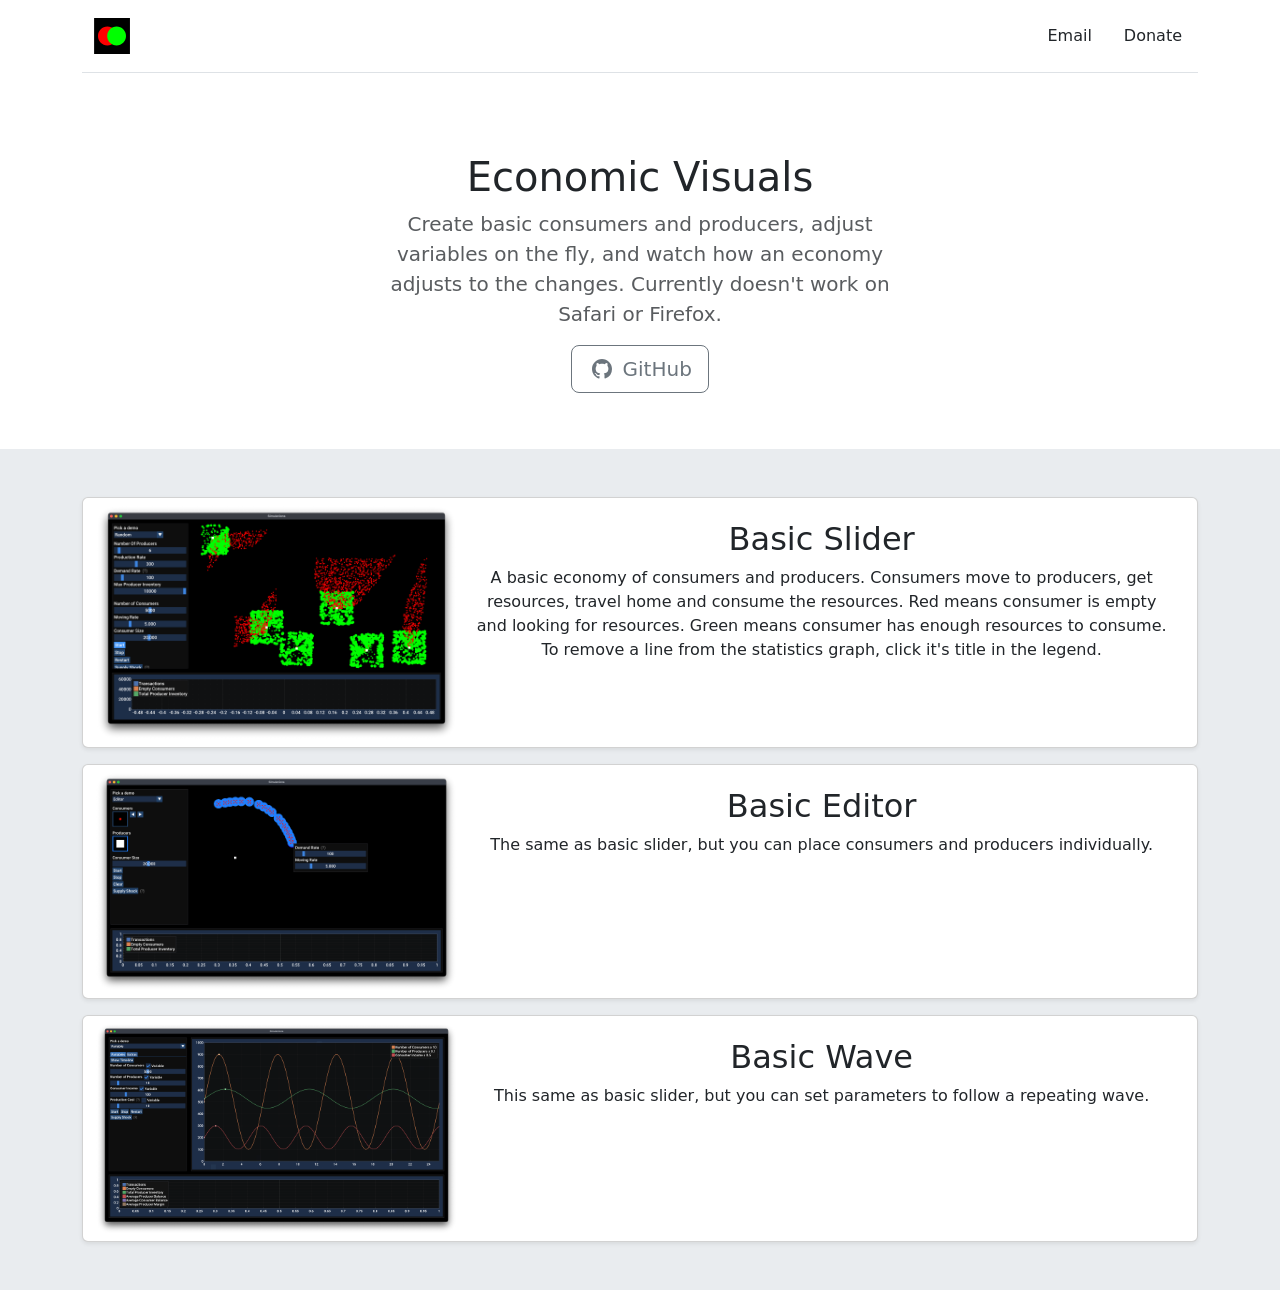
<file: index.html>
<!DOCTYPE html>
<html>

<head>
  <meta charset="utf-8">
  <meta content="width=device-width,initial-scale=1" name="viewport">
  <title>Economic Visuals</title>
  <link rel="shortcut icon" type="image/png" href="/img/logo.svg">
  <link href="https://cdn.jsdelivr.net/npm/bootstrap@5.3.3/dist/css/bootstrap.min.css" rel="stylesheet"
    integrity="sha384-QWTKZyjpPEjISv5WaRU9OFeRpok6YctnYmDr5pNlyT2bRjXh0JMhjY6hW+ALEwIH" crossorigin="anonymous">
</head>

<body>
  <div class="container">
    <header class="d-flex flex-wrap align-items-center justify-content-center py-3 mb-4 border-bottom">
      <a href="/" class="d-flex align-items-center mb-md-0 me-md-auto link-body-emphasis text-decoration-none">
        <img src="img/logo.svg" class="bi me-2" width="60" height="40"></img>
      </a>

      <ul class="nav">
        <li class="nav-item"><a href="mailto:connor.k.rowland@icloud.com" class="nav-link text-dark">Email</a></li>
        <li class="nav-item"><a href="donate.html" class="nav-link text-dark">Donate</a></li>
      </ul>
    </header>
  </div>

  <section class="py-5 text-center container">
    <div class="row py-2">
      <div class="col-lg-6 col-md-8 mx-auto">
        <h1 class="fw-light">Economic Visuals</h1>
        <p class="lead text-body-secondary">
          Create basic consumers and producers, adjust variables
          on the fly, and watch how an economy adjusts to the changes.
          Currently doesn't work on Safari or Firefox.
        </p>
        <a class="text-decoration-none" href="https://www.github.com/ckrowland/markets">
          <button class="btn btn-lg btn-outline-secondary" href="https://www.github.com/ckrowland/markets">
            <svg xmlns="http://www.w3.org/2000/svg" width="20" fill="currentColor" class="bi bi-github mx-1 mb-1"
              viewBox="0 0 16 16">
              <path
                d="M8 0C3.58 0 0 3.58 0 8c0 3.54 2.29 6.53 5.47 7.59.4.07.55-.17.55-.38 0-.19-.01-.82-.01-1.49-2.01.37-2.53-.49-2.69-.94-.09-.23-.48-.94-.82-1.13-.28-.15-.68-.52-.01-.53.63-.01 1.08.58 1.23.82.72 1.21 1.87.87 2.33.66.07-.52.28-.87.51-1.07-1.78-.2-3.64-.89-3.64-3.95 0-.87.31-1.59.82-2.15-.08-.2-.36-1.02.08-2.12 0 0 .67-.21 2.2.82.64-.18 1.32-.27 2-.27s1.36.09 2 .27c1.53-1.04 2.2-.82 2.2-.82.44 1.1.16 1.92.08 2.12.51.56.82 1.27.82 2.15 0 3.07-1.87 3.75-3.65 3.95.29.25.54.73.54 1.48 0 1.07-.01 1.93-.01 2.2 0 .21.15.46.55.38A8.01 8.01 0 0 0 16 8c0-4.42-3.58-8-8-8" />
            </svg>
            GitHub
          </button>
        </a>
      </div>
    </div>
  </section>

  <div class="album py-5 bg-body-secondary">
    <div class="container">
      <div class="row row-cols-1 g-3">
        <div class="col">
          <a class="link-offset-2 link-underline link-underline-opacity-0" href="slider/Simulations.html">
            <div class="card shadow-sm btn btn-outline-secondary">
              <div class="row g-0">
                <div class="col-md-4 align-items-center">
                  <img class="img-fluid" src="img/one.png" alt="Thumbnail [100%x225]" data-holder-rendered="true">
                </div>
                <div class="col-md-8">
                  <div class="card-body">
                    <h2 class="card-title">Basic Slider</h2>
                    <p class="card-text">
                      A basic economy of consumers and producers. Consumers
                      move to producers, get resources, travel home and consume
                      the resources. Red means consumer is empty and looking for
                      resources. Green means consumer has enough resources to consume.
                      To remove a line from the statistics graph,
                      click it's title in the legend.
                    </p>
                  </div>
                </div>
              </div>
            </div>
          </a>
        </div>

        <div class="col">
          <a class="link-offset-2 link-underline link-underline-opacity-0" href="editor/Simulations.html">
            <div class="card shadow-sm btn btn-outline-secondary">
              <div class="row g-0">
                <div class="col-md-4 align-content-center">
                  <img class="img-fluid" src="img/two.png" alt="Thumbnail [100%x225]" data-holder-rendered="true">
                </div>
                <div class="col-md-8">
                  <div class="card-body">
                    <h2 class="card-title">Basic Editor</h2>
                    <p class="card-text">
                      The same as basic slider, but you can place consumers
                      and producers individually.
                    </p>
                  </div>
                </div>
              </div>
            </div>
          </a>
        </div>

        <div class="col">
          <a class="link-offset-2 link-underline link-underline-opacity-0" href="wave/Simulations.html">
            <div class="card shadow-sm btn btn-outline-secondary">
              <div class="row g-0">
                <div class="col-md-4 align-content-center">
                  <img class="img-fluid" src="img/three.png" alt="Thumbnail [100%x225]" data-holder-rendered="true">
                </div>
                <div class="col-md-8">
                  <div class="card-body">
                    <h2 class="card-title">Basic Wave</h2>
                    <p class="card-text">
                      This same as basic slider, but you can set parameters
                      to follow a repeating wave.
                    </p>
                  </div>
                </div>
              </div>
            </div>
          </a>
        </div>
      </div>
    </div>
  </div>
</body>

</html>
</file>
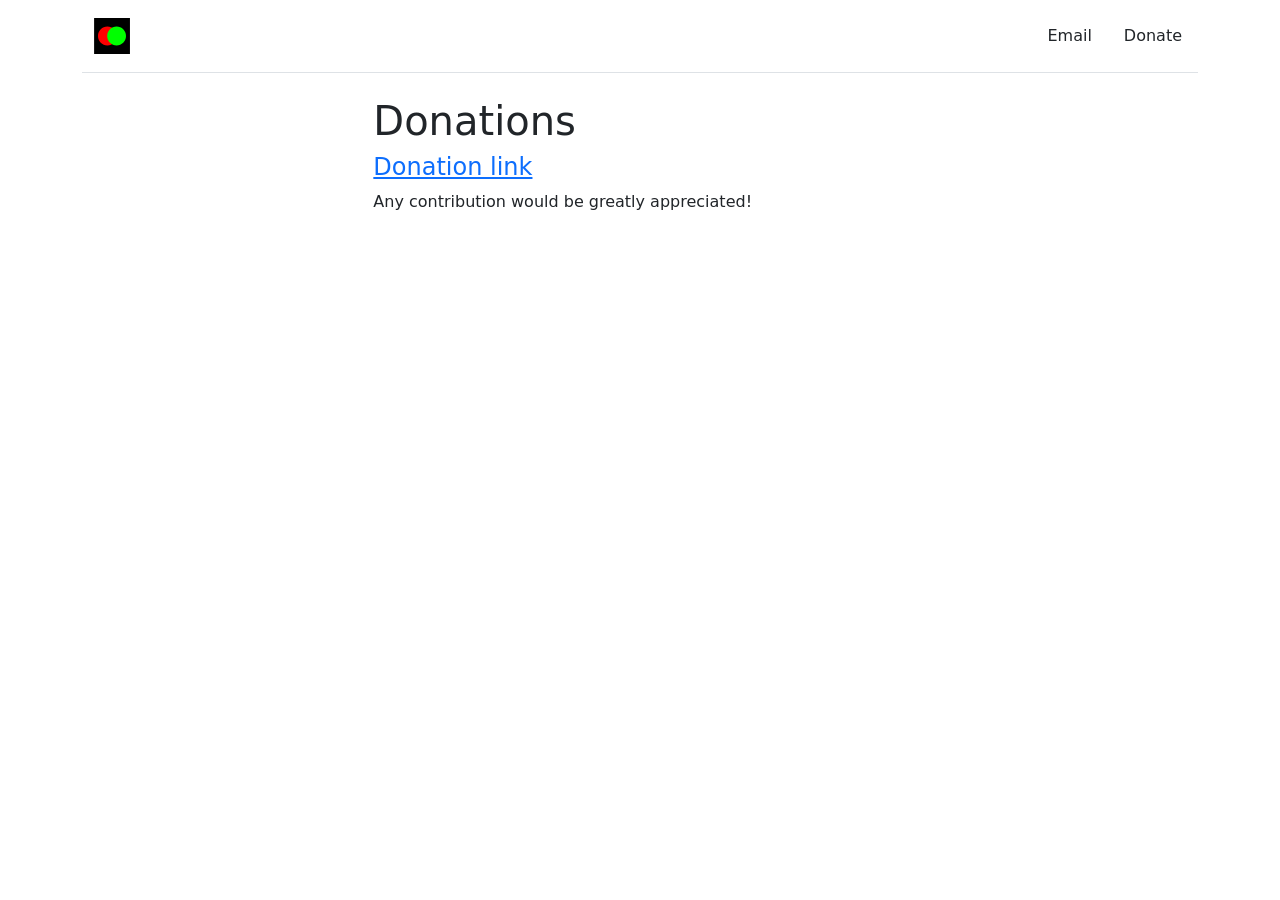
<file: donate.html>
<!DOCTYPE html>
<html>

<head>
  <meta charset="utf-8">
  <meta content="width=device-width,initial-scale=1" name="viewport">
  <title>Economic Visuals</title>
  <link rel="shortcut icon" type="image/png" href="/img/logo.svg">
  <link href="https://cdn.jsdelivr.net/npm/bootstrap@5.3.3/dist/css/bootstrap.min.css" rel="stylesheet"
    integrity="sha384-QWTKZyjpPEjISv5WaRU9OFeRpok6YctnYmDr5pNlyT2bRjXh0JMhjY6hW+ALEwIH" crossorigin="anonymous">
</head>

<body>
  <div class="container">
    <header class="d-flex flex-wrap align-items-center justify-content-center py-3 mb-4 border-bottom">
      <a href="/" class="d-flex align-items-center mb-md-0 me-md-auto link-body-emphasis text-decoration-none">
        <img src="img/logo.svg" class="bi me-2" width="60" height="40"></img>
      </a>

      <ul class="nav">
        <li class="nav-item"><a href="mailto:connor.k.rowland@icloud.com" class="nav-link text-dark">Email</a></li>
        <li class="nav-item"><a href="donate.html" class="nav-link text-dark">Donate</a></li>
      </ul>
    </header>
  </div>
  <div class="col-lg-5 col-md-8 mx-auto">
    <h1 class="fw-light">Donations</h1>
    <h4 class="fw-light">
      <a href="https://buymeacoffee.com/ckrowland">Donation link</a>
    </h4>
    <p class="text-body">
      Any contribution would be greatly appreciated!
    </p>
</body>

</html>
</file>
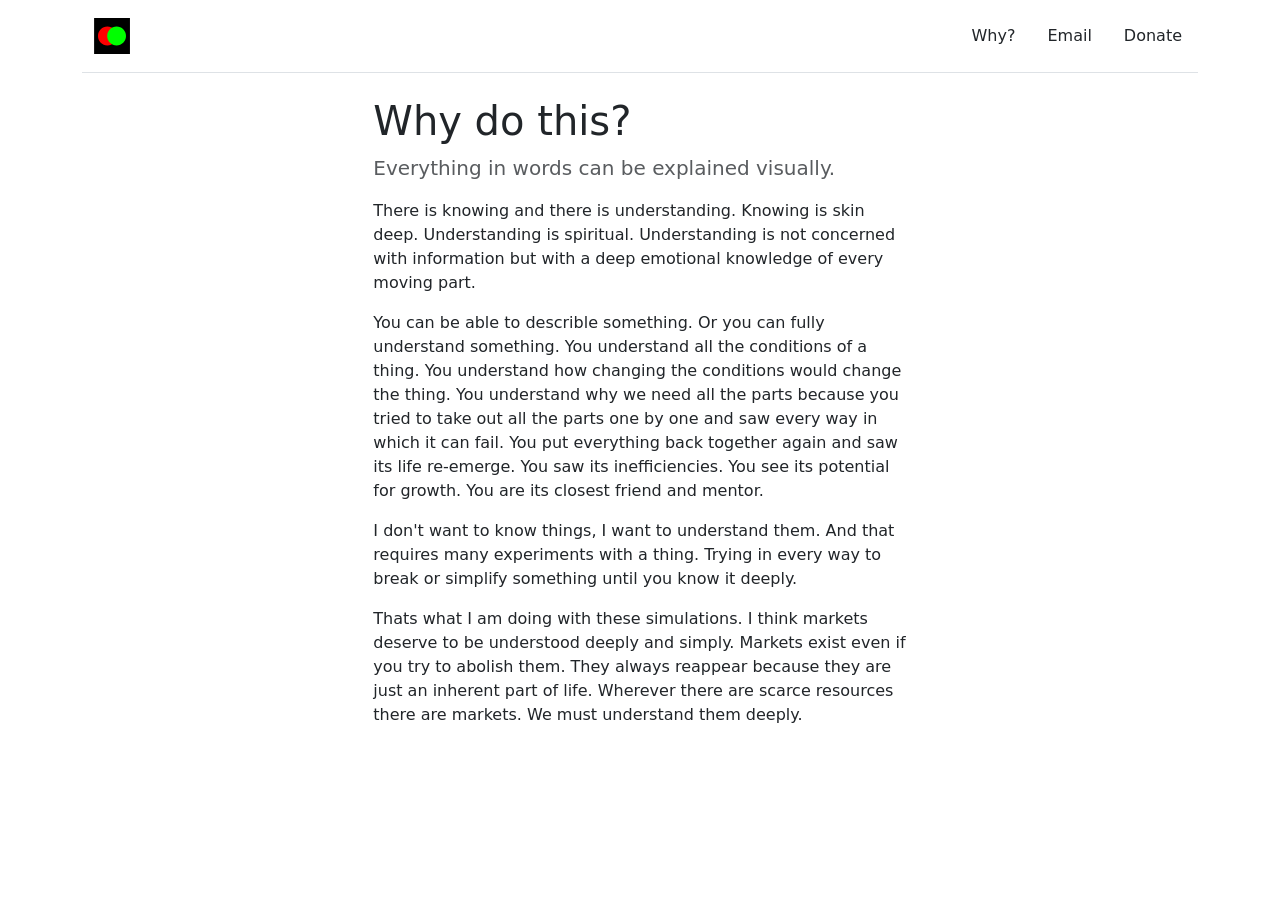
<file: why.html>
<!DOCTYPE html>
<html>

<head>
  <meta charset="utf-8">
  <meta content="width=device-width,initial-scale=1" name="viewport">
  <title>Economic Visuals</title>
  <link rel="shortcut icon" type="image/png" href="/img/logo.svg">
  <link href="https://cdn.jsdelivr.net/npm/bootstrap@5.3.3/dist/css/bootstrap.min.css" rel="stylesheet"
    integrity="sha384-QWTKZyjpPEjISv5WaRU9OFeRpok6YctnYmDr5pNlyT2bRjXh0JMhjY6hW+ALEwIH" crossorigin="anonymous">
</head>

<body>
  <div class="container">
    <header class="d-flex flex-wrap align-items-center justify-content-center py-3 mb-4 border-bottom">
      <a href="/" class="d-flex align-items-center mb-md-0 me-md-auto link-body-emphasis text-decoration-none">
        <img src="img/logo.svg" class="bi me-2" width="60" height="40"></img>
      </a>

      <ul class="nav">
        <li class="nav-item"><a href="why.html" class="nav-link text-dark">Why?</a></li>
        <li class="nav-item"><a href="mailto:connor.k.rowland@icloud.com" class="nav-link text-dark">Email</a></li>
        <li class="nav-item"><a href="donate.html" class="nav-link text-dark">Donate</a></li>
      </ul>
    </header>
  </div>
  <div class="col-lg-5 col-md-8 mx-auto">
    <h1 class="fw-light">Why do this?</h1>
    <p class="lead text-body-secondary">
      Everything in words can be explained visually.
    </p>
    <p class="text-body">
      There is knowing and there is understanding. Knowing is skin deep.
      Understanding is spiritual. Understanding is not concerned with
      information but with a deep emotional knowledge of every moving part.
    </p>
    <p class="text-body">
      You can be able to describle something. Or you can fully understand something.
      You understand all the conditions of a thing. You understand
      how changing the conditions would change the thing. You understand
      why we need all the parts because you tried to take out all the parts
      one by one and saw every way in which it can fail. You put everything
      back together again and saw its life re-emerge. You saw its
      inefficiencies. You see its potential for growth. You are its closest
      friend and mentor.
    </p>
    <p class="text-body">
      I don't want to know things, I want to understand them. And that
      requires many experiments with a thing. Trying in every way to
      break or simplify something until you know it deeply.
    </p>
    <p class="text-body">
      Thats what I am doing with these simulations. I think markets deserve
      to be understood deeply and simply. Markets exist even if you try to
      abolish them. They always reappear because they are just an inherent
      part of life. Wherever there are scarce resources there are markets.
      We must understand them deeply.
    </p>
</body>

</html>
</file>
